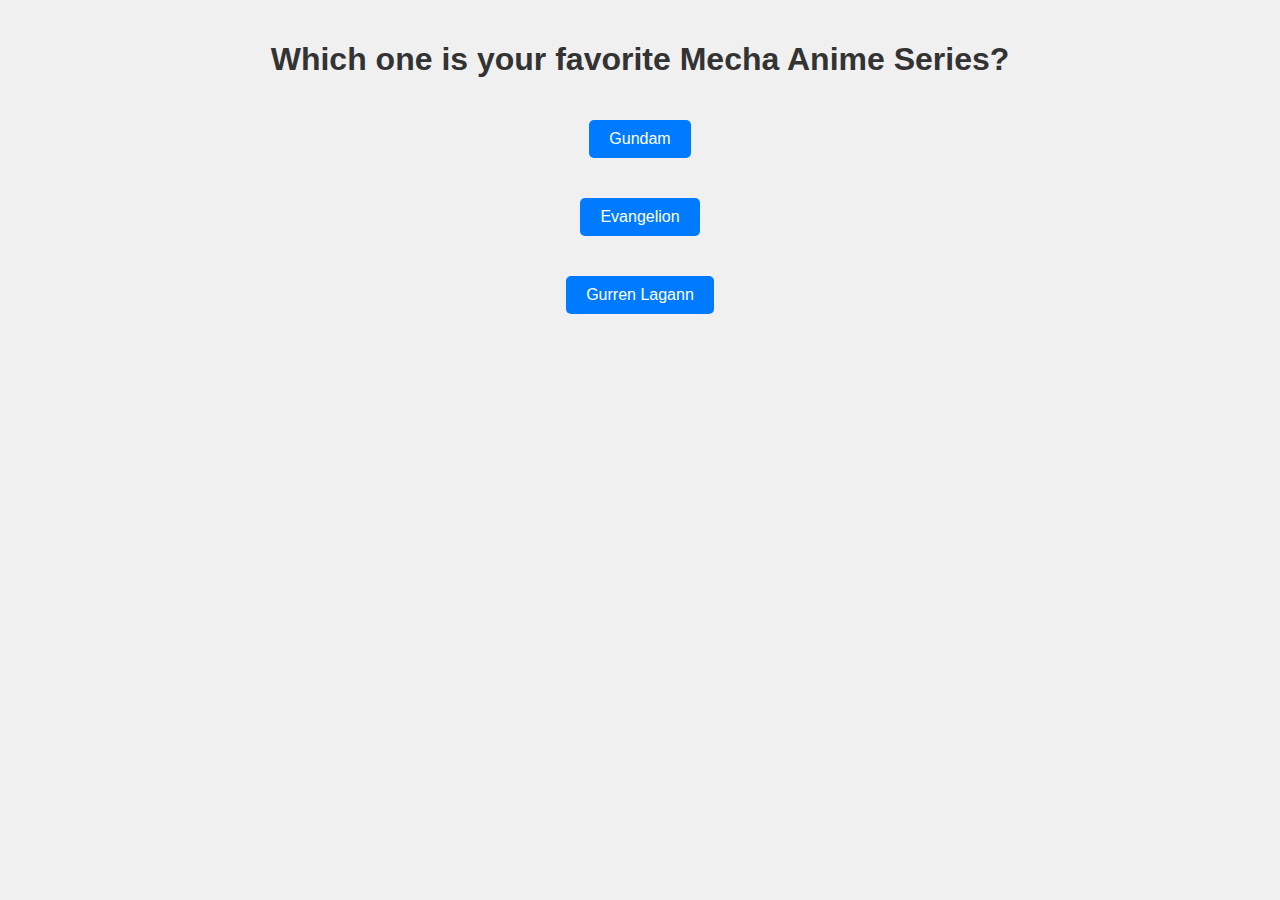
<file: www/index.html>
<!DOCTYPE html>
<html lang="it">
<head>
  <meta charset="UTF-8">
  <title>Pick a Series</title>
  <link rel="stylesheet" href="style.css">
  <link rel="icon" type="image/x-icon" href="favicon_index.ico">
</head>
<body class="index-page">
  <h1>Which one is your favorite Mecha Anime Series?</h1>

  <button onclick="location.href='gundam.html'">Gundam</button>
  <button onclick="location.href='evangelion.html'">Evangelion</button>
  <button onclick="location.href='lagann.html'">Gurren Lagann</button>

</body>
</html>
</file>
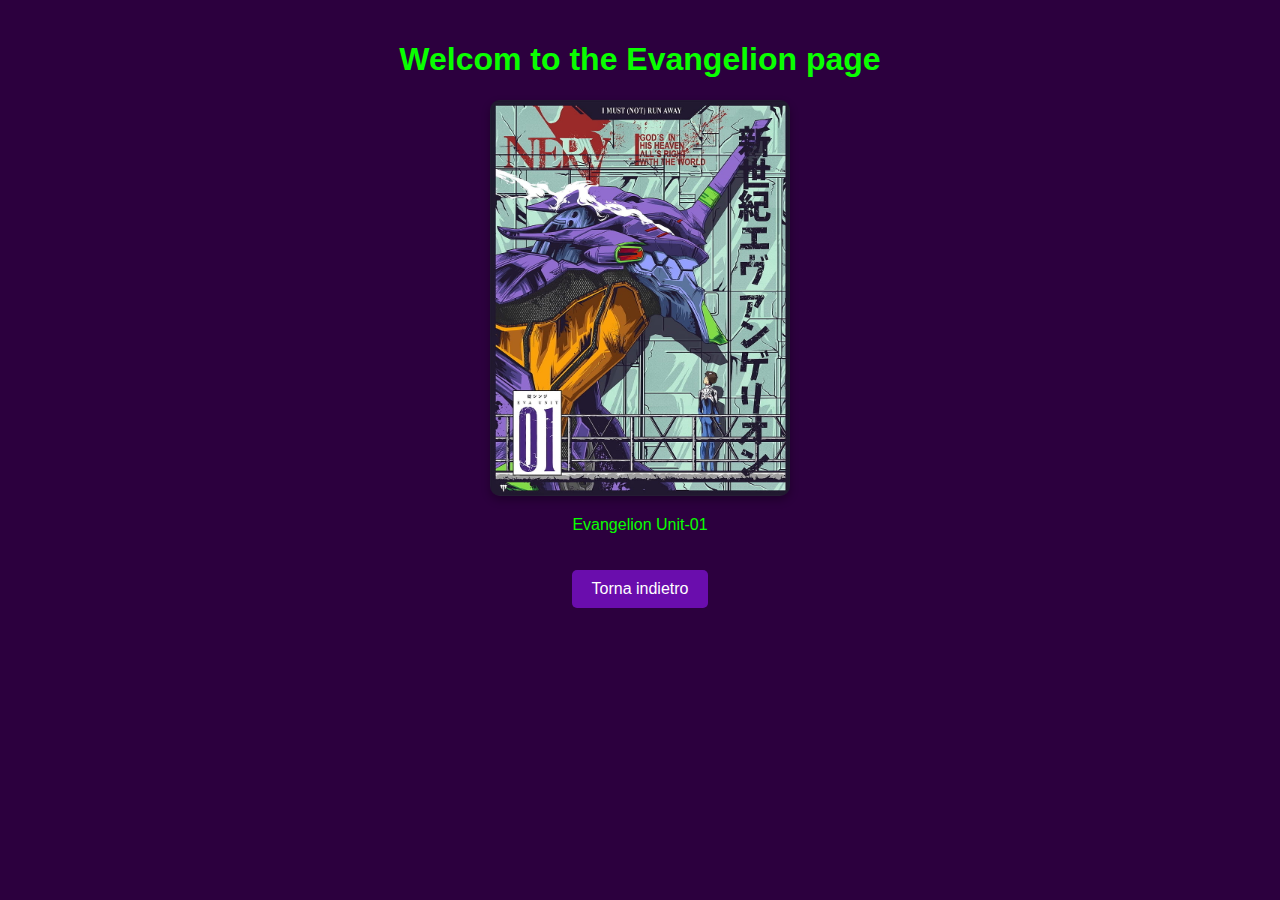
<file: www/evangelion.html>
<!DOCTYPE html>
<html lang="it">
<head>
  <meta charset="UTF-8">
  <title>Evangelion</title>
  <link rel="stylesheet" href="style.css">
  <link rel="icon" type="image/x-icon" href="../resources/favicon_evangelion.ico">
</head>
<body class="eva-page">
  <div class="content fade-in">
    <h1>Welcom to the Evangelion page</h1>
    <img src="../resources/eva_01.jpg" alt="Eva_01"> 
    <p>Evangelion Unit-01</p>
    <button onclick="location.href='index.html'">Torna indietro</button>
  </div>
</body>
</html>
</file>
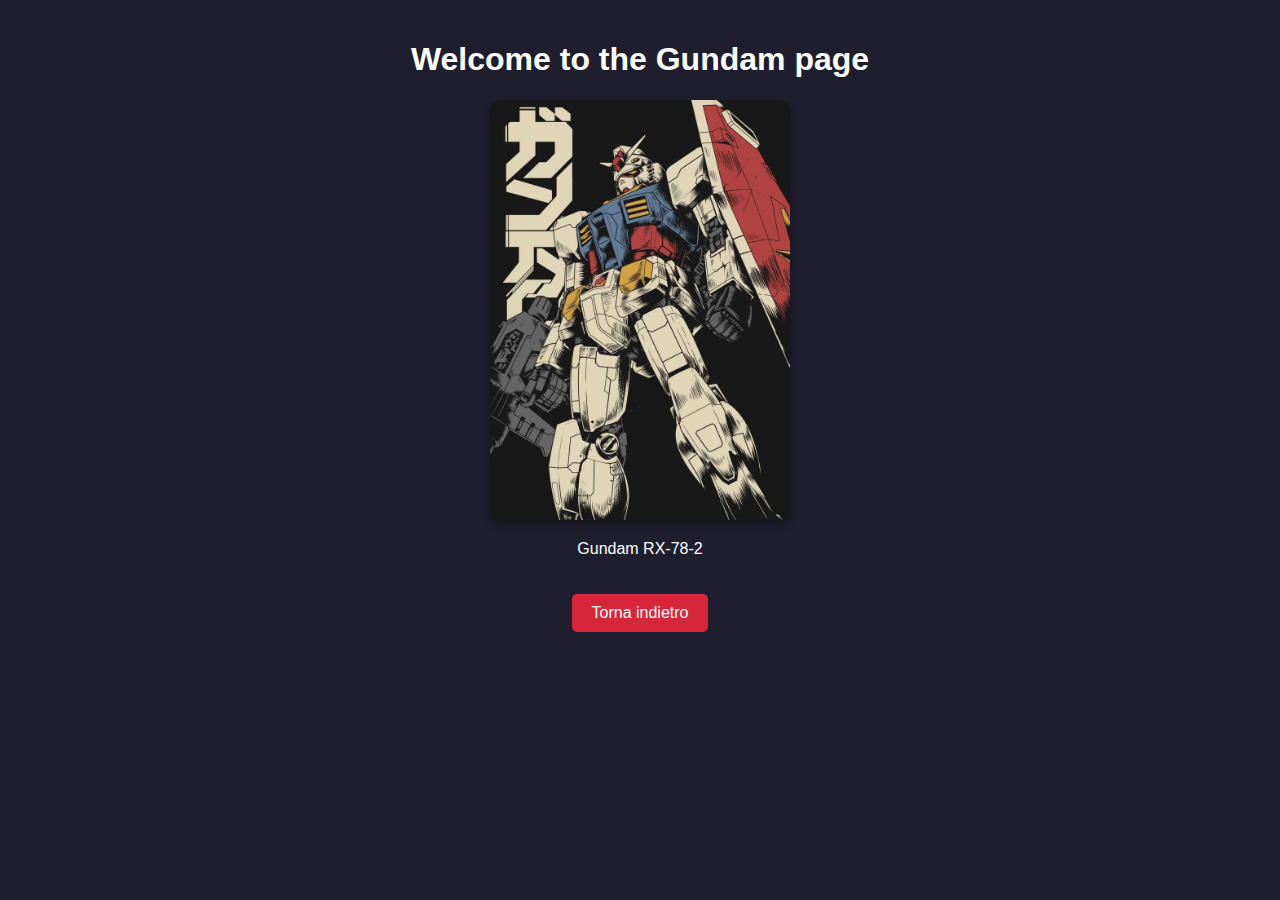
<file: www/gundam.html>
<!DOCTYPE html>
<html lang="it">
<head>
  <meta charset="UTF-8">
  <title>Gundam</title>
  <link rel="stylesheet" href="style.css">
  <link rel="icon" type="image/x-icon" href="../resources/favicon_gundam.ico">
</head>
<body class="gundam-page">
  <div class="content fade-in">
    <h1>Welcome to the Gundam page</h1>
    <img src="../resources/rx_78_2.jpg" alt="Gundam"> 
    <p>Gundam RX-78-2</p>
    <button onclick="location.href='index.html'">Torna indietro</button>
  </div>
</body>
</html>
</file>
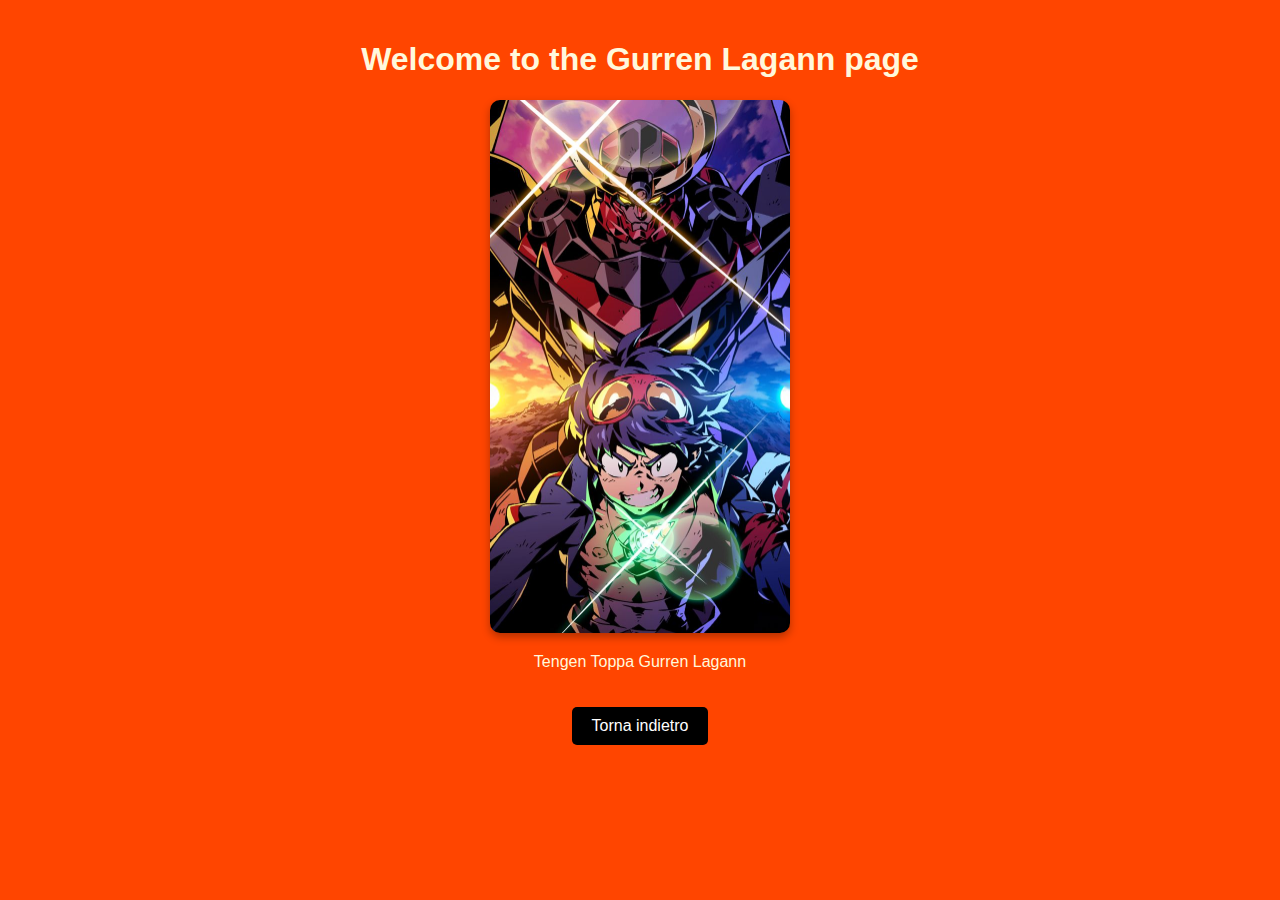
<file: www/lagann.html>
<!DOCTYPE html>
<html lang="it">
<head>
  <meta charset="UTF-8">
  <title>Gurren Lagann</title>
  <link rel="stylesheet" href="style.css">
  <link rel="icon" type="image/x-icon" href="../resources/favicon_lagann.ico">
</head>
<body class="lagann-page">
  <div class="content fade-in">
    <h1>Welcome to the Gurren Lagann page</h1>
    <img src="../resources/gurren_lagann.jpg" alt="Gurren_Lagann"> 
    <p>Tengen Toppa Gurren Lagann</p>
    <button onclick="location.href='index.html'">Torna indietro</button>
  </div>
</body>
</html>
</file>
<file: www/style.css>
body {
  font-family: Arial, sans-serif;
  margin: 0;
  padding: 20px;
  text-align: center;
  box-sizing: border-box;
  background-size: cover;
  background-position: center;
  display: flex;
  flex-direction: column;
  align-items: center;
}

button {
  font-size: 16px;
  padding: 10px 20px;
  margin: 20px;
  cursor: pointer;
  border: none;
  border-radius: 5px;
  color: white;
}

button:hover {
  opacity: 0.8;
}

img {
  width: 300px;
  max-width: 90%;
  height: auto;
  margin: 20px auto;
  display: block;
  border-radius: 10px;
  box-shadow: 0 4px 8px rgba(0,0,0,0.3);
}

.index-page {
  background-color: #f0f0f0;
  color: #333;
}

.index-page button {
  background-color: #007bff;
}

.gundam-page {
  background-color: #1e1e2f;
  color: #ffffff;
}

.gundam-page button {
  background-color: #d72638;
}

.eva-page {
  background-color: #2c003e;
  color: #09ff00;
}

.eva-page button {
  background-color: #6a0dad;
}

.lagann-page {
  background-color: #ff4500;
  color: #fff8dc;
}

.lagann-page button {
  background-color: #000000;
}

.content {
  max-width: 600px;
  width: 100%;
}

.fade-in {
  animation: fadeIn 1s ease-in-out;
}

@keyframes fadeIn {
  from { opacity: 0; transform: translateY(20px); }
  to { opacity: 1; transform: translateY(0); }
}

@keyframes zoomIn {
  from { transform: scale(0.9); opacity: 0; }
  to { transform: scale(1); opacity: 1; }
}

@media (max-width: 600px) {
  h1 {
    font-size: 1.5rem;
  }

  button {
    width: 100%;
    margin: 10px 0;
  }
}
</file>
